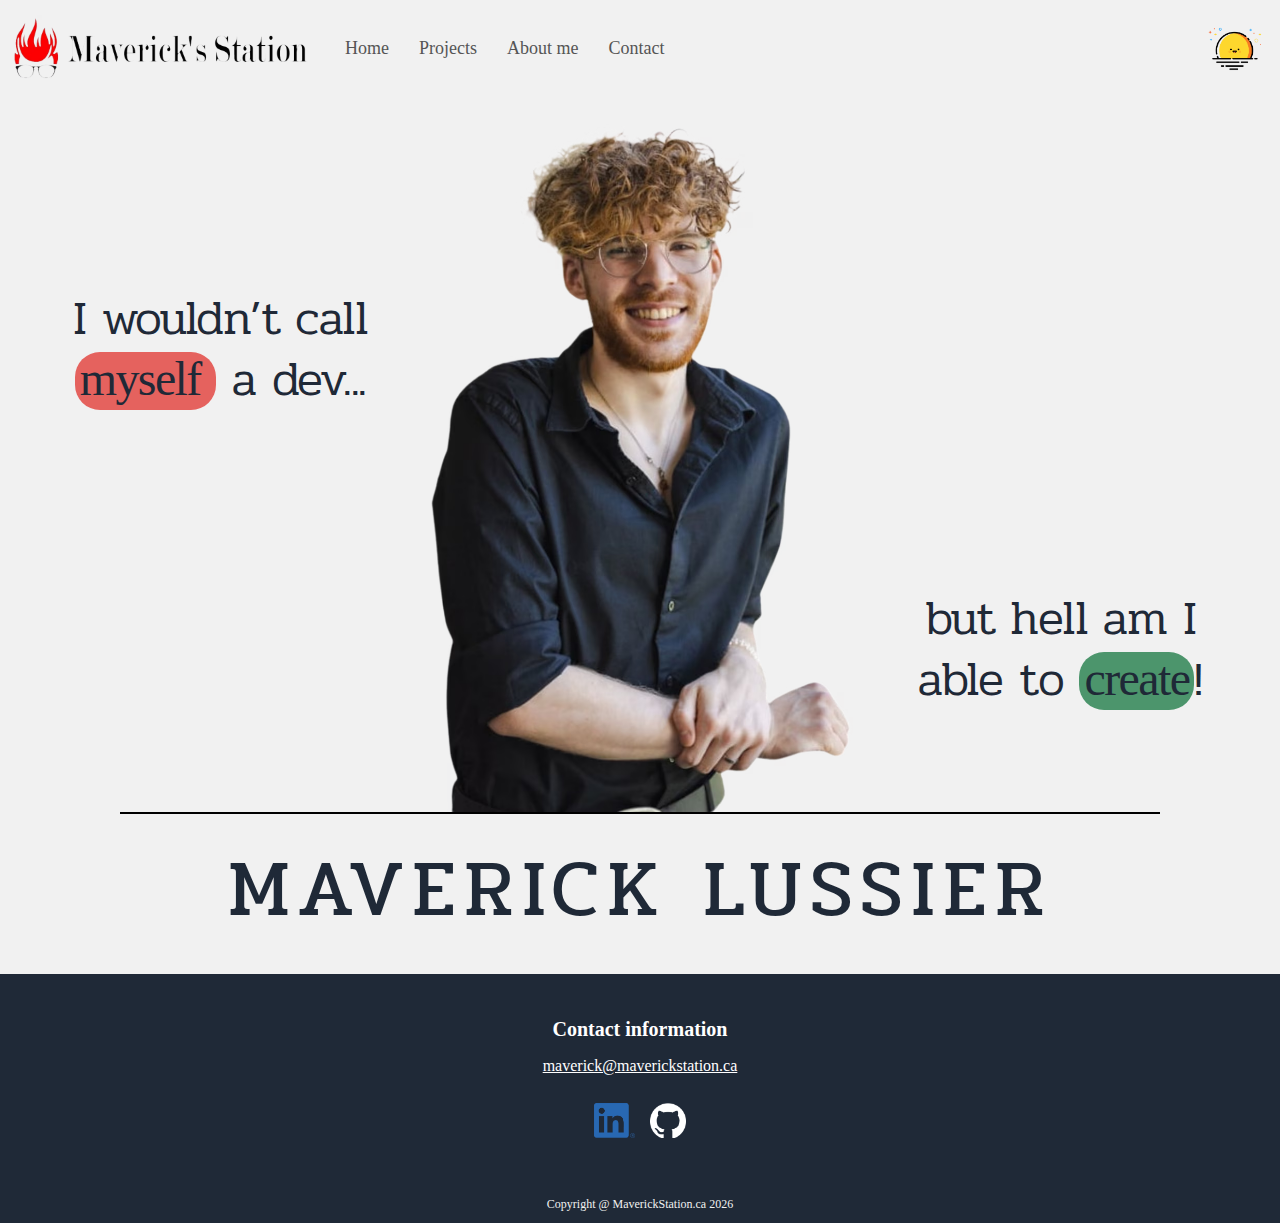
<file: index.html>
<!DOCTYPE html>
<html>

<head>
    <title>Maverick's Station</title>
    <link rel="icon" type="image/avif" href="images/favicon.avif">
    <meta name="author" content="Maverick Lussier">
    <meta name="keywords"
        content="Maverick Lussier, Maverick, Lussier, MaverickStation, Maverick Station, Maverick Lussier Portfolio, Maverick Lussier Projects, Maverick Lussier Contact, Maverick Lussier About Me">
    <meta name="description"
        content="Maverick Lussier's personal portfolio website where you can find his projects and learn more about his skills and experience!">
    <link rel="stylesheet" href="darkmode.css">
    <link rel="stylesheet" href="styles.css">
    <meta name="description" content="description">
    <meta lang="en" charset="UTF-8">
    <meta name="viewport" content="width=device-width, initial-scale=1.0">
    <meta name="googlebot" content="noindex, nofollow">
    <meta name="robots" content="noindex">
    <link rel="preconnect" href="https://fonts.googleapis.com">
    <link rel="preconnect" href="https://fonts.gstatic.com" crossorigin>
    <link href="https://fonts.googleapis.com/css2?family=Pridi:wght@200;300;400;500;600;700&display=swap"
        rel="stylesheet">   
    <script>(function (w, d, s, l, i) { w[l] = w[l] || []; w[l].push({ 'gtm.start': new Date().getTime(), event: 'gtm.js' }); var f = d.getElementsByTagName(s)[0], j = d.createElement(s), dl = l != 'dataLayer' ? '&l=' + l : ''; j.async = true; j.src = 'https://www.googletagmanager.com/gtm.js?id=' + i + dl; f.parentNode.insertBefore(j, f); })(window, document, 'script', 'dataLayer', 'GTM-K57DZNFK');</script>
</head>

<body>
    <noscript><iframe src="https://www.googletagmanager.com/ns.html?id=GTM-K57DZNFK" height="0" width="0"
            style="display:none;visibility:hidden"></iframe></noscript>
    <header class="mainHeader">
        <div class="logoTitle">
            <a href="https://maverickstation.ca/"><img id="logo" class="theme-image" data-light="images/newlogo.avif"
                    data-dark="images/dm-newlogo.avif" src="images/newlogo.avif" alt="Maverick Lussier"></a>
        </div>
        <nav class="listMenu" aria-label="Main Navigation">
            <a id="homeNav" href="https://maverickstation.ca/" aria-label="Home">Home</a>
            <a id="projectsNav" href="https://maverickstation.ca/projects" aria-label="Projects">Projects</a>
            <a id="aboutmeNav" href="https://maverickstation.ca/aboutme" aria-label="About me">About me</a>
            <a id="contactNav" href="#footer" aria-label="Contact">Contact</a>
            <div id="theme-toggle-mobile" class="theme-toggle mobile-only">
                <img src="images/sun-sunrise-svgrepo-com.avif" alt="Sun Icon" class="icon sun-icon" />
                <img src="images/man-on-the-moon-svgrepo-com.avif" alt="Moon Icon" class="icon moon-icon" />
            </div>
        </nav>
        <div class="header-right">
            <div id="theme-toggle" class="theme-toggle">
                <img src="images/sun-sunrise-svgrepo-com.avif" alt="Sun Icon - Indicates you're currently in Light Mode"
                    class="icon sun-icon" />
                <img src="images/man-on-the-moon-svgrepo-com.avif"
                    alt="Moon Icon - Indicates you're currently in Dark Mode" class="icon moon-icon" />
            </div>
        </div>
    </header>

    <section id="section">
        <div class="row">
            <div class="container">
                <div class="maverick">
                    <img src="images/maverick-torso.avif" alt="Maverick Lussier">
                </div>

                <p id="not-a-dev-desc" class="description">I wouldn’t call<br><span id="myselfCTA"
                        aria-label="Go to About me page"><a href="https://maverickstation.ca/aboutme">myself</a></span>
                    a dev...</p>
                <p id="i-make-stuff-desc" class="description">but hell am I able to <span id="createCTA"
                        aria-label="Go to Projects page"><a
                            href="https://maverickstation.ca/projects">create</a></span>!</p>
                <h1 class="title">MAVERICK LUSSIER</h1>
            </div>
        </div>
    </section>
    <footer id="footer">
        <div class="contact">
            <ul class="contactList">
                <li class="contactTitle">Contact information</li>
                <li class="contactInfo" aria-label="Email Address"><a
                        href="mailto:maverick.lussier@hotmail.com">maverick@maverickstation.ca</a></li>
            </ul>
            <div class="socials">
                <a href="https://www.linkedin.com/in/maverick-lussier-965498231/" target="_blank"><img
                        src="images/LinkedIn.avif" alt="LinkedIn profile"></a>
                <a href="https://github.com/Maverick015" target="_blank"><img src="images/dm-github.png"
                        alt="GitHub profile"></a>
            </div>
        </div>
        <div class="copyright">Copyright @ MaverickStation.ca <span id="spanYear"></span></div>

    </footer>
    <script>document.getElementById('spanYear').textContent = new Date().getFullYear();</script>
    <script src="darkmode.js" defer></script>
</body>

</html>
</file>
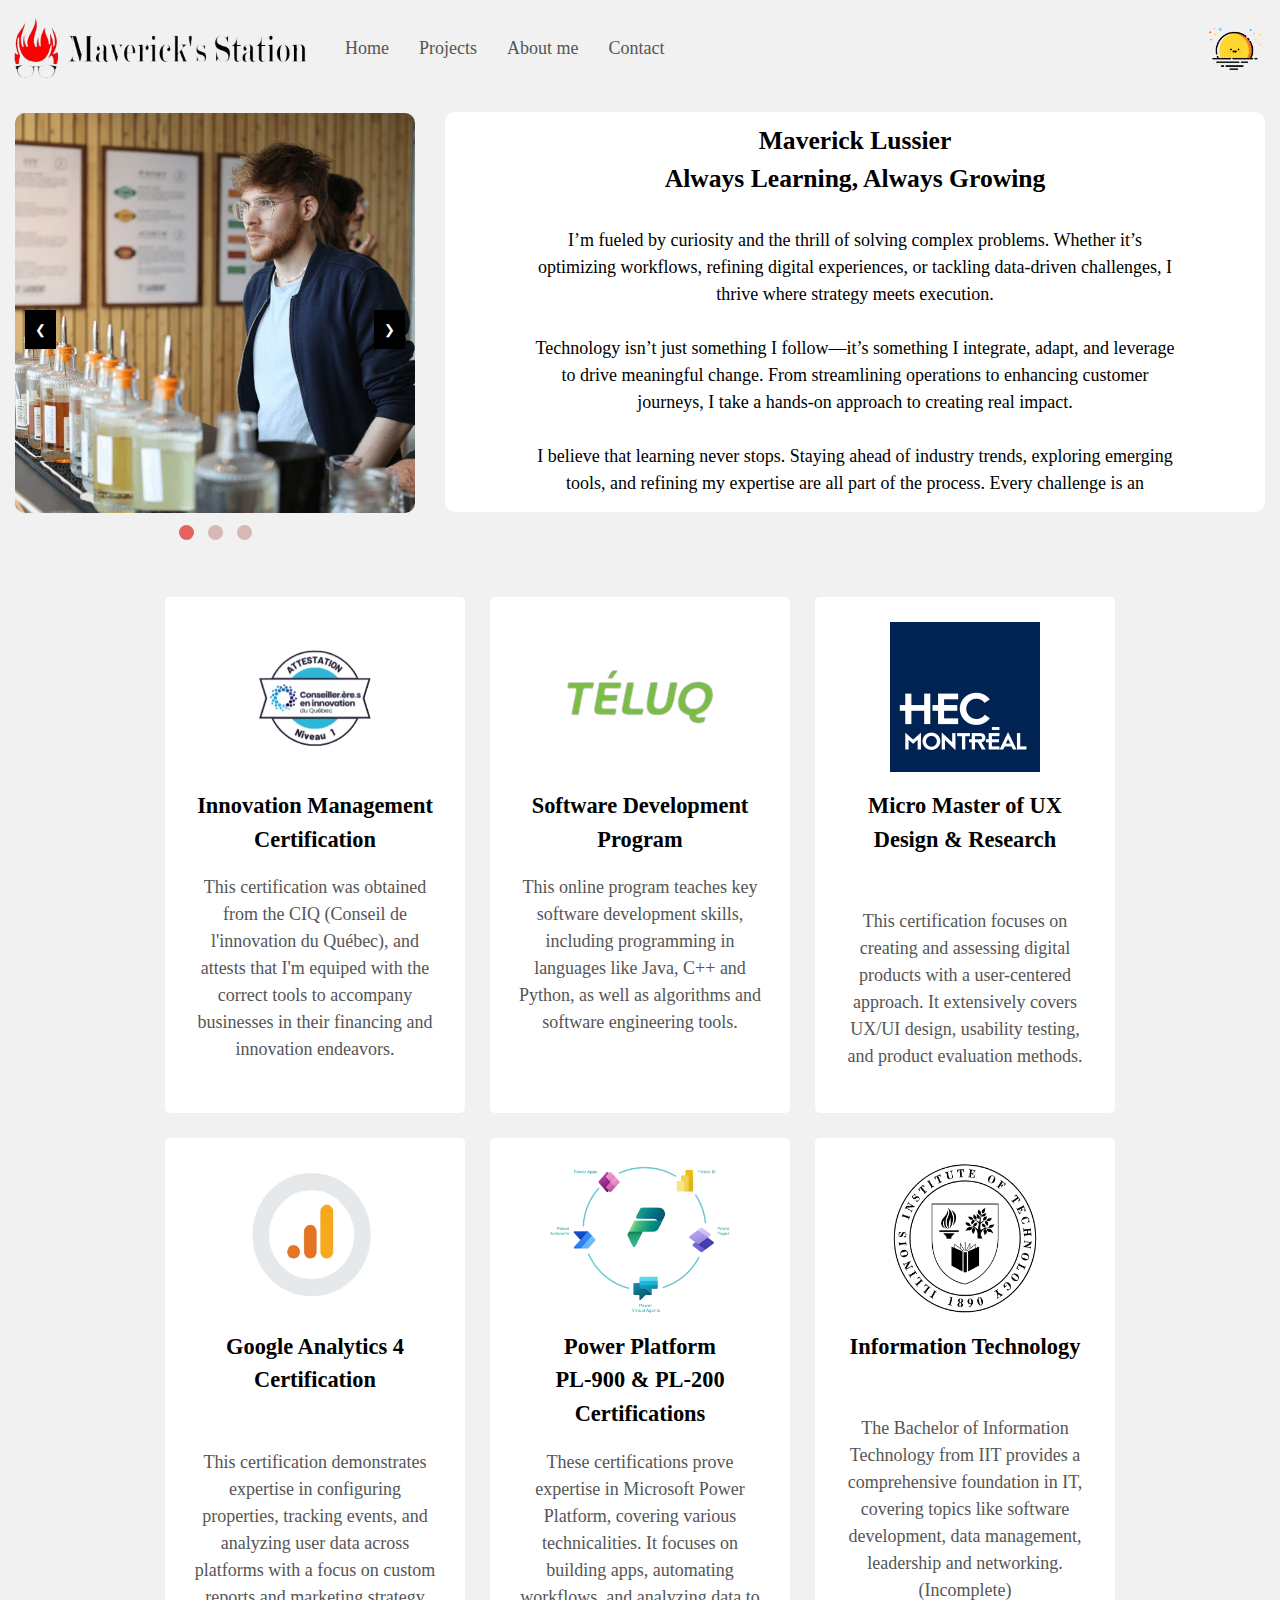
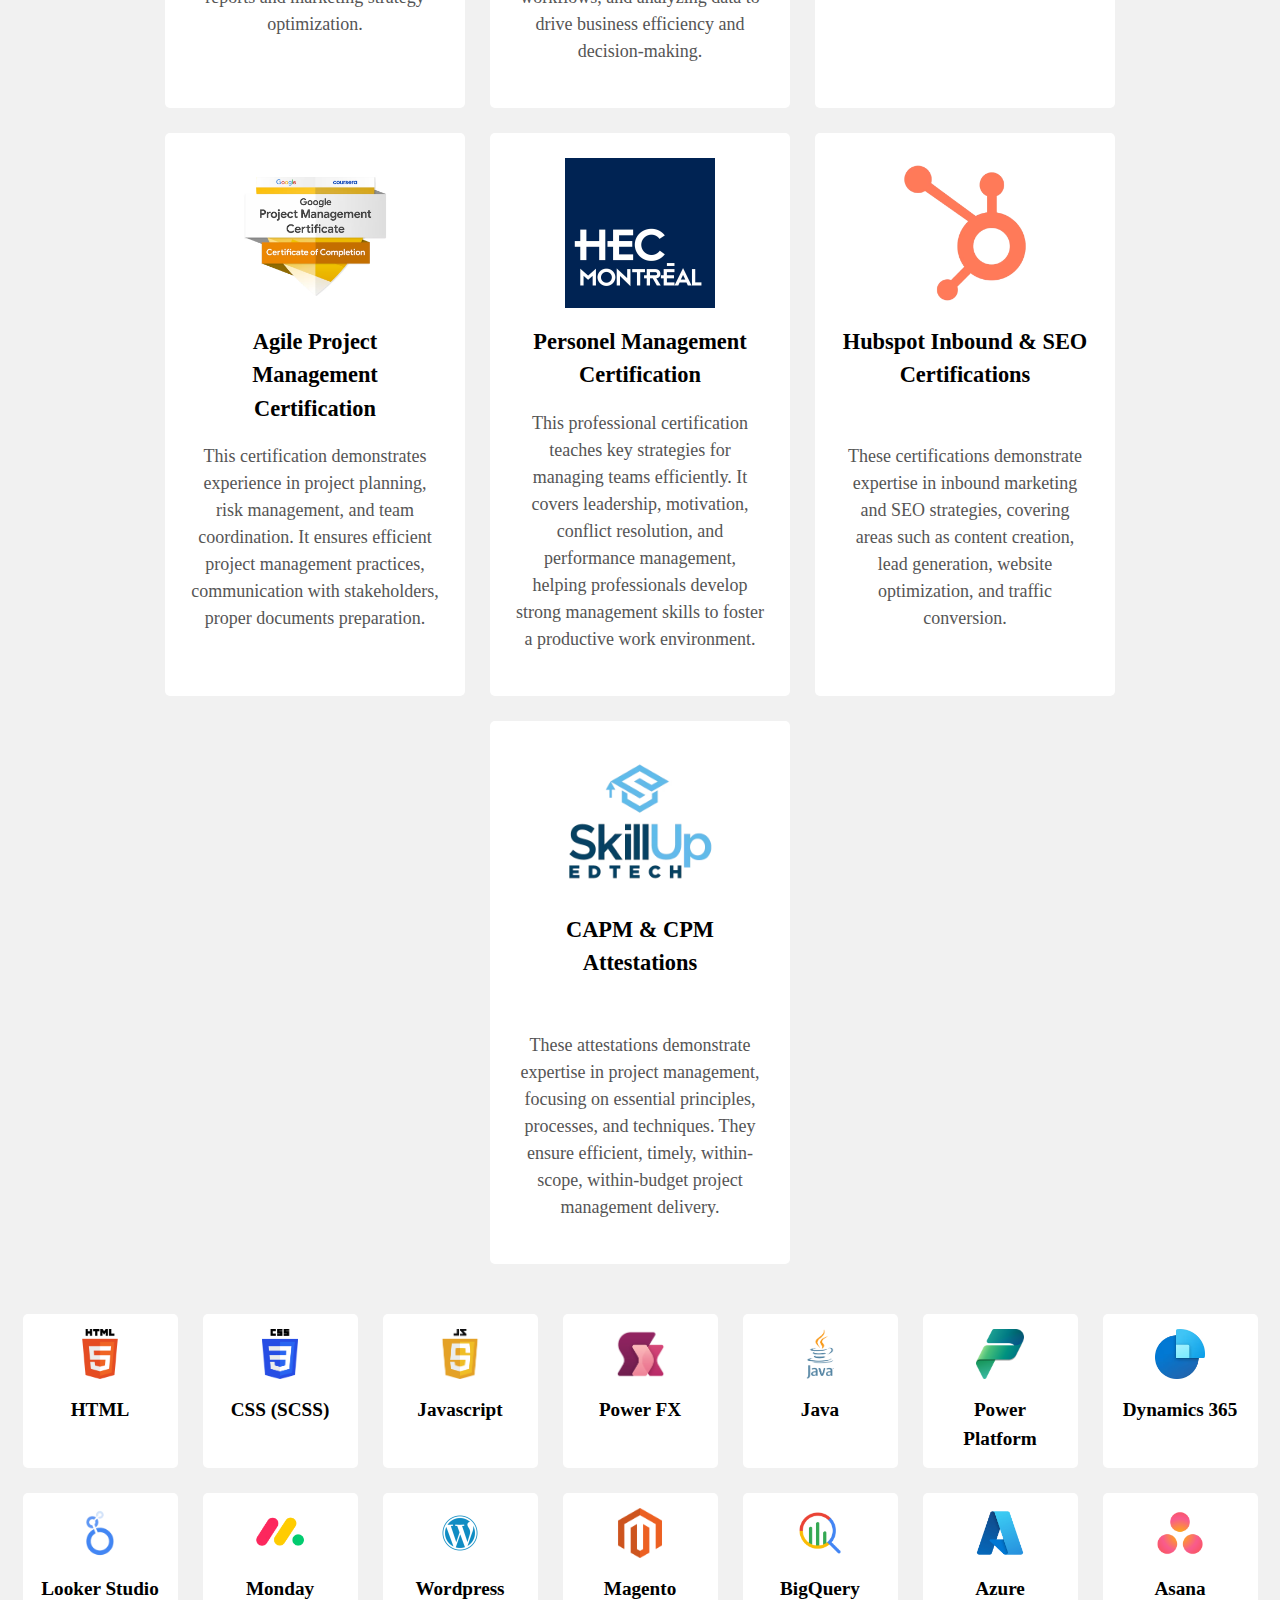
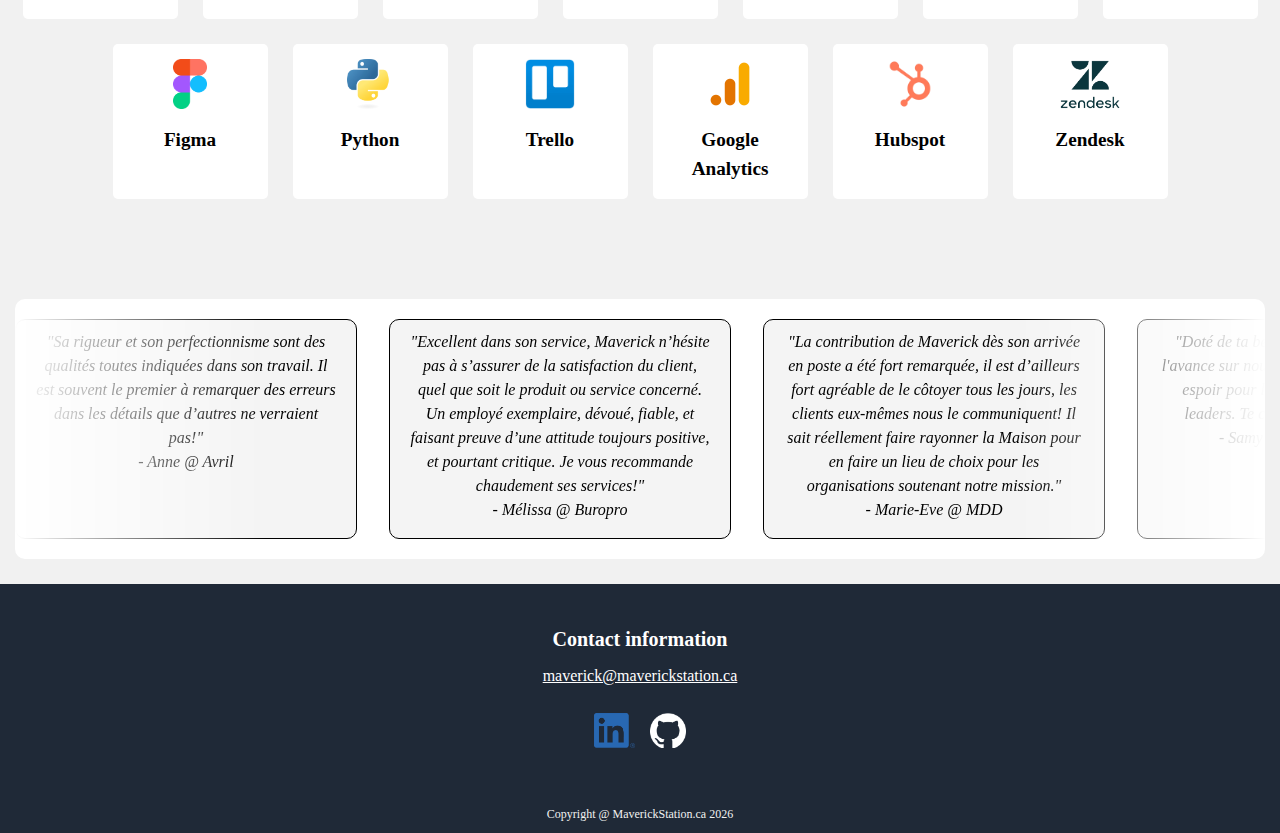
<file: aboutme/index.html>
<!DOCTYPE html>
<html>

<head>
    <title>About Maverick</title>
    <link rel="icon" type="image/avif" href="../images/favicon.avif">
    <meta charset="UTF-8">
    <meta name="viewport" content="width=device-width, initial-scale=1">
    <meta name="googlebot" content="noindex, nofollow">
    <meta name="robots" content="noindex">
    <link rel="stylesheet" href="aboutme.css">
    <link rel="stylesheet" href="../darkmode.css">
    <script>(function (w, d, s, l, i) { w[l] = w[l] || []; w[l].push({ 'gtm.start': new Date().getTime(), event: 'gtm.js' }); var f = d.getElementsByTagName(s)[0], j = d.createElement(s), dl = l != 'dataLayer' ? '&l=' + l : ''; j.async = true; j.src = 'https://www.googletagmanager.com/gtm.js?id=' + i + dl; f.parentNode.insertBefore(j, f); })(window, document, 'script', 'dataLayer', 'GTM-K57DZNFK');</script>
</head>

<body class="light-grey">
    <!-- Main Header -->
    <header class="mainHeader">
        <div class="logoTitle">
            <a href="https://maverickstation.ca/">
                <img id="logo" class="theme-image" data-light="../images/newlogo.avif"
                    data-dark="../images/dm-newlogo.avif" src="../images/newlogo.avif" alt="Maverick Lussier Portrait">
            </a>
        </div>
        <nav class="listMenu" aria-label="Main Navigation">
            <a id="homeNav" href="https://maverickstation.ca/" aria-label="Home">Home</a>
            <a id="projectsNav" href="https://maverickstation.ca/projects" aria-label="Projects">Projects</a>
            <a id="aboutmeNav" href="https://maverickstation.ca/aboutme" aria-label="About me">About me</a>
            <a id="contactNav" href="#footer" aria-label="Contact">Contact</a>
            <div id="theme-toggle-mobile" class="theme-toggle mobile-only">
                <img src="../images/sun-sunrise-svgrepo-com.avif" alt="Sun Icon" class="icon sun-icon" />
                <img src="../images/man-on-the-moon-svgrepo-com.avif" alt="Moon Icon" class="icon moon-icon" />
            </div>
        </nav>
        <div class="header-right">
            <div id="theme-toggle" class="theme-toggle">
                <img src="../images/sun-sunrise-svgrepo-com.avif" alt="Sun Icon" class="icon sun-icon" />
                <img src="../images/man-on-the-moon-svgrepo-com.avif" alt="Moon Icon" class="icon moon-icon" />
            </div>
        </div>
    </header>
    <div class="content-wrapper">
        <!-- About Me Container -->
        <div class="aboutMeContainer">
            <div class="slider-container">
                <div class="slider">
                    <div class="slide one"><img src="../images/distillerie-attentive.avif"
                            alt="Maverick Lussier in a distillerie"></div>
                    <div class="slide two"><img src="../images/wine-event-smiling.avif"
                            alt="Maverick Lussier at an SAQ event"></div>
                    <div class="slide three"><img src="../images/wine-event-speaking.avif"
                            alt="Maverick Lussier discussing with experts"></div>
                </div>
                <button class="prev">&#10094;</button>
                <button class="next">&#10095;</button>
                <div class="dots-container">
                    <span class="dot"></span>
                    <span class="dot"></span>
                    <span class="dot"></span>
                </div>
            </div>

            <div class="descriptionContainer cardWhite">
                <div class="personalityContainer">
                    <h2>Maverick Lussier<br>Always Learning, Always Growing</h2>
                    <p>I’m fueled by curiosity and the thrill of solving complex problems. Whether it’s optimizing
                        workflows, refining digital experiences, or tackling data-driven challenges, I thrive where
                        strategy meets execution.<br><br>
                        Technology isn’t just something I follow—it’s something I integrate, adapt, and leverage to
                        drive meaningful change. From streamlining operations to enhancing customer journeys, I take a
                        hands-on approach to creating real impact.<br><br>
                        I believe that learning never stops. Staying ahead of industry trends, exploring emerging tools,
                        and refining my expertise are all part of the process. Every challenge is an opportunity to push
                        limits, rethink the status quo, and build something better.<br><br>
                        If that sounds like the mindset you’re looking for, let’s connect. My contact info is just
                        below—looking forward to the conversation!
                    </p>
                </div>
            </div>
        </div>
        <!-- Certifications and Technostack -->
        <div class="cards">
            <div class="certifications">
                <div class="certificationsCard cardWhite">
                    <img src="../images/CIQ.avif" alt="Innovation Management Certification">
                    <h3>Innovation Management Certification</h4>
                        <p>This certification was obtained from the CIQ (Conseil de l'innovation du Québec), and
                            attests that I'm equiped with the correct tools to accompany businesses in their
                            financing and innovation endeavors.
                        </p>
                </div>
                <div class="certificationsCard cardWhite">
                    <img src="../images/TELUQ.avif" alt="Software Development Accelerated Program">
                    <h3>Software Development Program</h4>
                        <p>This online program teaches key software development skills, including programming in
                            languages like Java, C++ and Python, as well as algorithms and software engineering tools.
                        </p>
                </div>
                <div class="certificationsCard cardWhite">
                    <img src="../images/Logo_HEC_Montreal.avif" alt="Micro Master of UX Design & Research">
                    <h3>Micro Master of UX Design & Research<br><br></h4>
                        <p>This certification focuses on creating and assessing digital products with a user-centered approach. It
                            extensively covers UX/UI design, usability testing, and product evaluation methods.
                        </p>
                </div>
                <div class="certificationsCard cardWhite">
                    <img src="../images/GoogleAnalytics.avif" alt="Google Analytics 4 Certification">
                    <h3>Google Analytics 4 Certification <br><br></h4>
                        <p>This certification demonstrates expertise in configuring properties, tracking events, and
                            analyzing
                            user data across platforms with a focus on custom reports and marketing strategy
                            optimization.
                        </p>
                </div>
                <div class="certificationsCard cardWhite">
                    <img src="../images/Power-platform.avif" alt="Power Platform PL-900 & PL-200 Certifications">
                    <h3>Power Platform <br>PL-900 & PL-200 Certifications</h4>
                        <p>These certifications prove expertise in Microsoft Power Platform, covering various
                            technicalities.
                            It focuses on building apps, automating workflows, and analyzing data to drive business
                            efficiency and decision-making.
                        </p>
                </div>
                <div class="certificationsCard cardWhite">
                    <img class="theme-image" data-light="../images/IIT.avif" data-dark="../images/dm-IIT.avif"
                        src="../images/IIT.avif" alt="Information Technology">
                    <h3>Information Technology<br><br></h4>
                        <p>The Bachelor of Information Technology from IIT provides a comprehensive foundation in IT,
                            covering topics like software development, data management, leadership and networking.
                            (Incomplete)
                        </p>
                </div>
                <div class="certificationsCard cardWhite">
                    <img src="../images/google-project-management-certificate.2.avif"
                        alt="Agile Project Management Certification">
                    <h3>Agile Project Management Certification</h4>
                        <p>This certification demonstrates experience in project planning, risk management, and team
                            coordination. It ensures
                            efficient project management practices, communication with stakeholders, proper documents
                            preparation.
                        </p>
                </div>
                <div class="certificationsCard cardWhite">
                    <img src="../images/Logo_HEC_Montreal.avif" alt="Micro Master of UX Design & Research">
                    <h3>Personel Management Certification</h4>
                        <p>This professional certification teaches key strategies for managing teams efficiently. It covers leadership,
                            motivation, conflict resolution, and performance management, helping professionals develop strong management
                            skills to foster a productive work environment.
                        </p>
                </div>
                <div class="certificationsCard cardWhite">
                    <img src="../images/Hubspot.avif" alt="Hubspot Inbound & SEO Certifications">
                    <h3>Hubspot Inbound & SEO Certifications<br><br></h4>
                        <p>These certifications demonstrate expertise in inbound marketing and SEO strategies, covering
                            areas such as content creation, lead generation, website optimization, and traffic conversion.
                        </p>
                </div>
                <div class="certificationsCard cardWhite">
                    <img src="../images/skill-up.png" alt="CAPM & CPM Attestations">
                    <h3>CAPM & CPM Attestations <br><br></h4>
                        <p>These attestations demonstrate expertise in project management, focusing on essential
                            principles, processes, and techniques. They ensure efficient, timely, 
                            within-scope, within-budget project management delivery.
                        </p>
                </div>
            </div>
            <div class="technostack">
                <div class="technostackCard cardWhite">
                    <img src="../images/HTML5.avif" alt="HTML Logo">
                    <h4>HTML</h4>
                </div>
                <div class="technostackCard cardWhite">
                    <img src="../images/CSS3.png" alt="CSS3 Logo">
                    <h4>CSS (SCSS)</h4>
                </div>
                <div class="technostackCard cardWhite">
                    <img src="../images/JavaScript.png" alt="Javascript Logo">
                    <h4>Javascript</h4>
                </div>
                <div class="technostackCard cardWhite">
                    <img src="../images/Powerfx.avif" alt="Power FX Logo">
                    <h4>Power FX</h4>
                </div>
                <div class="technostackCard cardWhite">
                    <img src="../images/Java.avif" alt="Java Logo">
                    <h4>Java</h4>
                </div>
                <div class="technostackCard cardWhite">
                    <img src="../images/power-platform-logo.png" alt="Power Platform Logo">
                    <h4>Power Platform</h4>
                </div>
                <div class="technostackCard cardWhite">
                    <img src="../images/Microsoft_Dynamics_365_logo.avif" alt="Dynamics 365 Logo">
                    <h4>Dynamics 365</h4>
                </div>
                <div class="technostackCard cardWhite">
                    <img src="../images/Looker-studio.avif" alt="Looker Studio Logo">
                    <h4>Looker Studio</h4>
                </div>
                <div class="technostackCard cardWhite">
                    <img src="../images/monday-dot-com.avif" alt="Monday.com Logo">
                    <h4>Monday</h4>
                </div>
                <div class="technostackCard cardWhite">
                    <img src="../images/wordpress.png" alt="Wordpress Logo">
                    <h4>Wordpress</h4>
                </div>
                <div class="technostackCard cardWhite">
                    <img src="../images/magento.png" alt="Magento Logo">
                    <h4>Magento</h4>
                </div>
                <div class="technostackCard cardWhite">
                    <img src="../images/bigquery.png" alt="BigQuery Logo">
                    <h4>BigQuery</h4>
                </div>
                <div class="technostackCard cardWhite">
                    <img src="../images/azure.avif" alt="Azure Logo">
                    <h4>Azure</h4>
                </div>
                <div class="technostackCard cardWhite">
                    <img src="../images/asana.png" alt="Asana Logo">
                    <h4>Asana</h4>
                </div>
                <div class="technostackCard cardWhite">
                    <img src="../images/figma.avif" alt="Figma Logo">
                    <h4>Figma</h4>
                </div>
                <div class="technostackCard cardWhite">
                    <img src="../images/python.avif" alt="Python Logo">
                    <h4>Python</h4>
                </div>
                <div class="technostackCard cardWhite">
                    <img src="../images/trello.png" alt="Trello Logo">
                    <h4>Trello</h4>
                </div>
                <div class="technostackCard cardWhite">
                    <img src="../images/ga4.png" alt="Google Analytics 4 Logo">
                    <h4>Google Analytics</h4>
                </div>
                <div class="technostackCard cardWhite">
                    <img src="../images/Hubspot.avif" alt="Hubspot Logo">
                    <h4>Hubspot</h4>
                </div>
                <div class="technostackCard cardWhite">
                    <img class="theme-image" data-light="../images/zendesk.avif" data-dark="../images/dm-zendesk.avif"
                        src="../images/zendesk.avif" alt="Zendesk Logo">
                    <h4>Zendesk</h4>
                </div>
            </div>
        </div>
        <div class="testimonials cardWhite">
            <div class="testimonialContainer scroller cardWhite" data-speed="slow">
                <div class="testimonialScroller scroller__inner">
                    <div class="testimonial">"Sa rigueur et son perfectionnisme sont des qualités toutes indiquées dans
                        son travail. Il est souvent le premier à remarquer des erreurs dans les détails que d’autres ne
                        verraient pas!" <br>- Anne @ Avril </div>
                    <div class="testimonial">"Excellent dans son service, Maverick n’hésite pas à s’assurer de la
                        satisfaction du client, quel que soit le produit ou service concerné. Un employé exemplaire,
                        dévoué, fiable, et faisant preuve d’une attitude toujours positive, et pourtant critique. Je
                        vous recommande chaudement ses services!" <br>- Mélissa @ Buropro</div>
                    <div class="testimonial">"La contribution de Maverick dès son arrivée en poste a été fort remarquée,
                        il est d’ailleurs fort agréable de le côtoyer tous les jours, les clients eux-mêmes nous le
                        communiquent! Il sait réellement faire rayonner la Maison pour en faire un lieu de choix pour
                        les organisations soutenant notre mission." <br>- Marie-Eve @ MDD</div>
                    <div class="testimonial">"Doté de ta belle plume tu as déjà pris de l'avance sur nous tous, et tu me
                        donnes grand espoir pour la prochaine génération de leaders. Te côtoyer est un réel plaisir."
                        <br>- Samy @ SamyRabbat.com</div>
                    <div class="testimonial">"Maverick Lussier est un professionnel remarquable, animé par une ambition
                        sans limites et une soif insatiable d'apprendre. Son engagement envers son perfectionnement
                        constant est impressionnant; il ne se contente jamais de l'acquis, cherchant toujours à
                        repousser ses propres limites. Cette détermination à évoluer se reflète dans son travail, où il
                        excelle à transformer chaque expérience en une opportunité d'amélioration. Maverick ne cesse de
                        se développer, et sa capacité à absorber de nouvelles connaissances et à les appliquer de
                        manière innovante fait de lui un atout précieux pour toute équipe. Travailler à ses côtés est
                        une expérience enrichissante." <br>- Sarah @ MDD</div>
                    <div class="testimonial">"N'importe quel employeur serait chanceux de l'avoir. Je ne doute pas qu’il
                        réussira peu importe ce qu’il entreprend, Maverick possède de belles et rares qualités. En tout
                        cas, je suis contente de l'avoir eu comme collègue, et j’espère continuer à croiser son chemin!"
                        <br>- Marie-Ève @ MDD</div>
                    <div class="testimonial">"Apte à apprendre en continu, il sait communiquer rapidement les
                        problématiques et a d’ailleurs su en adresser plusieurs lors d’une période critique chez Avril."
                        <br>- Jonathan @ Avril</div>
                    <div class="testimonial">"Merci beaucoup Maverick! Tout le groupe a aimé son expérience et
                        l'environnement chaleureux que tu as créé." <br>- Hanya @ Cliente</div>
                    <div class="testimonial">"Je te remercie pour l’excellent service à la clientèle qui m’a été offert
                        lors des différents échanges téléphoniques effectués avec toi." <br>- Patricia @ Cliente</div>
                    <div class="testimonial">"L’événement s’est super bien déroulé et je crois que les participant.e.s
                        ont bien aimé ! 😊 Merci encore pour ton précieux soutien, c’était un réel plaisir de collaborer
                        avec toi." <br>- William @ Client</div>
                    <div class="testimonial">"Merci à Maverick pour l'attention portée à nos besoins et demandes, son
                        écoute, sa disponibilité et flexibilité. L'événement s'est bien déroulé, merci!" <br>- Maryse @
                        Cliente</div>
                    <div class="testimonial">"Notre événement s'est déroulé à merveille, merci pour ta proactivité et
                        ton superbe accueil!" <br>- Antsa @ Cliente</div>
                    <div class="testimonial">"Ton accueil est toujours aussi impeccable. Le résultat a été impeccable et
                        rien n'a retroussé!" <br>- Bruno @ Client</div>
                    <div class="testimonial">"Merci encore pour la qualité de nos échanges, ta gentillesse et ta
                        disponibilité. Cela a été un plaisir de collaborer ensemble." <br>- Julie @ Cliente</div>
                    <div class="testimonial">"J'ai lu plusieurs de tes articles, et tu es franchement talentueux
                        Maverick. Tu devrais devenir animateur de radio!" <br>- Roger @ Collaborateur</div>
                </div>
            </div>
        </div>
    </div>
    <footer id="footer">
        <div class="contact">
            <ul class="contactList">
                <li class="contactTitle">Contact information</li>
                <li class="contactInfo" aria-label="Email Address"><a
                        href="mailto:maverick.lussier@hotmail.com">maverick@maverickstation.ca</a></li>
            </ul>
            <div class="socials">
                <a href="https://www.linkedin.com/in/maverick-lussier-965498231/" target="_blank"><img
                        src="../images/LinkedIn.avif" alt="LinkedIn profile"></a>
                <a href="https://github.com/Maverick015" target="_blank"><img src="../images/dm-github.png"
                        alt="GitHub profile"></a>
            </div>
        </div>
        <div class="copyright">Copyright @ MaverickStation.ca <span id="spanYear"></span></div>

    </footer>
    <script>document.getElementById('spanYear').textContent = new Date().getFullYear();</script>
    <script src="../darkmode.js" defer></script>
    <script src="aboutme.js" defer></script>

</body>

</html>
</file>
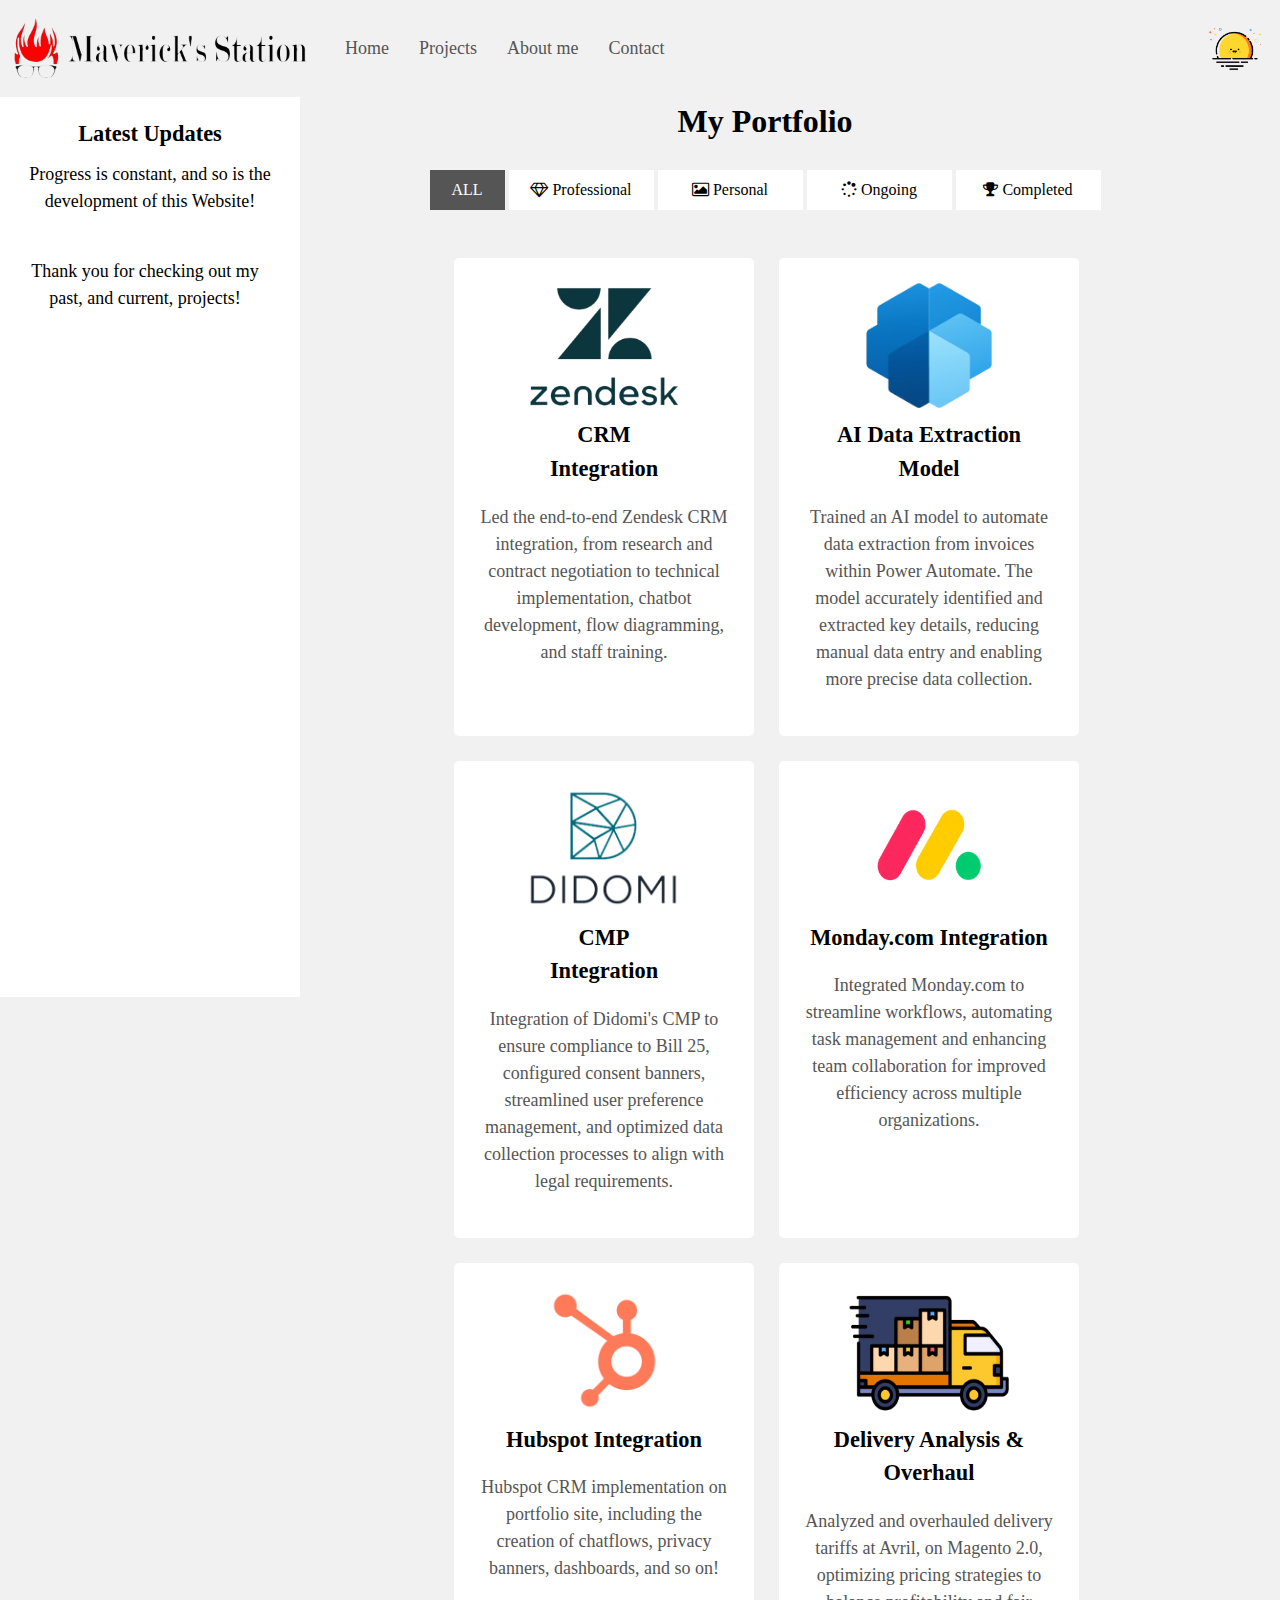
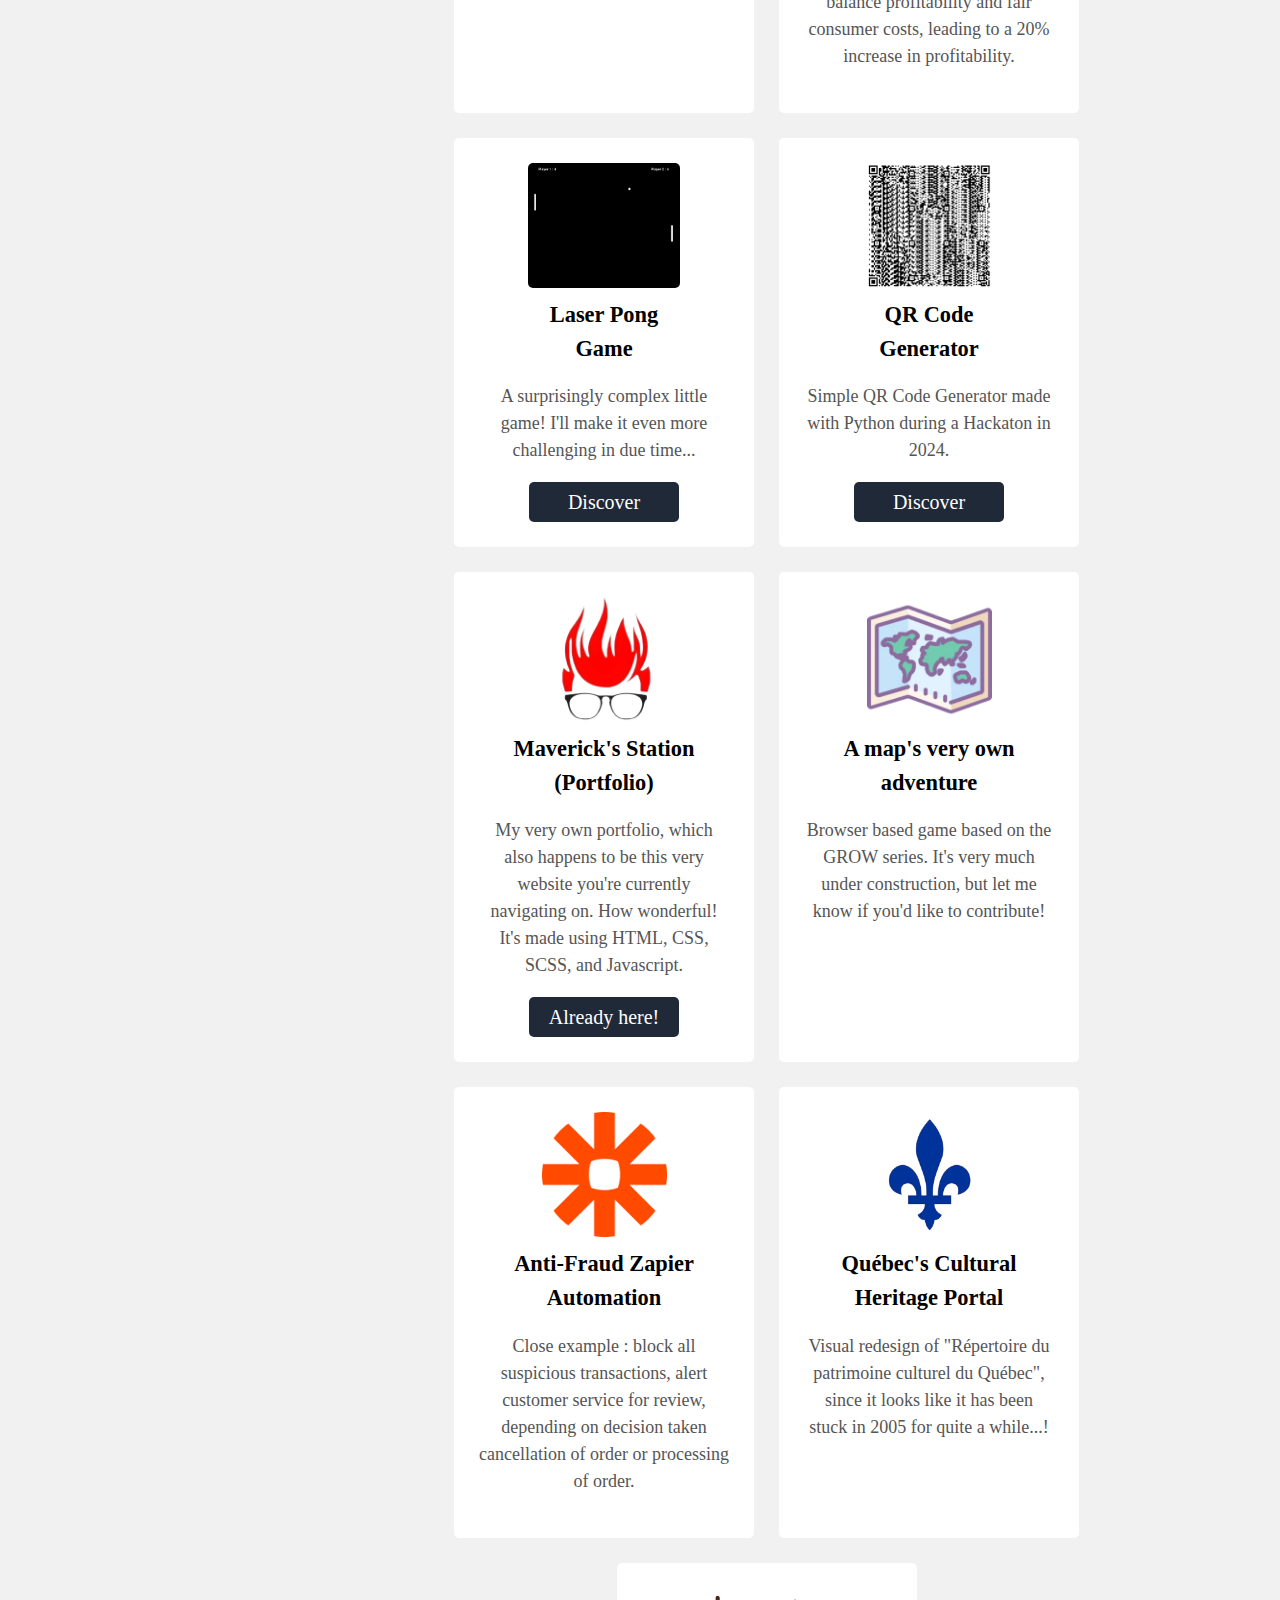
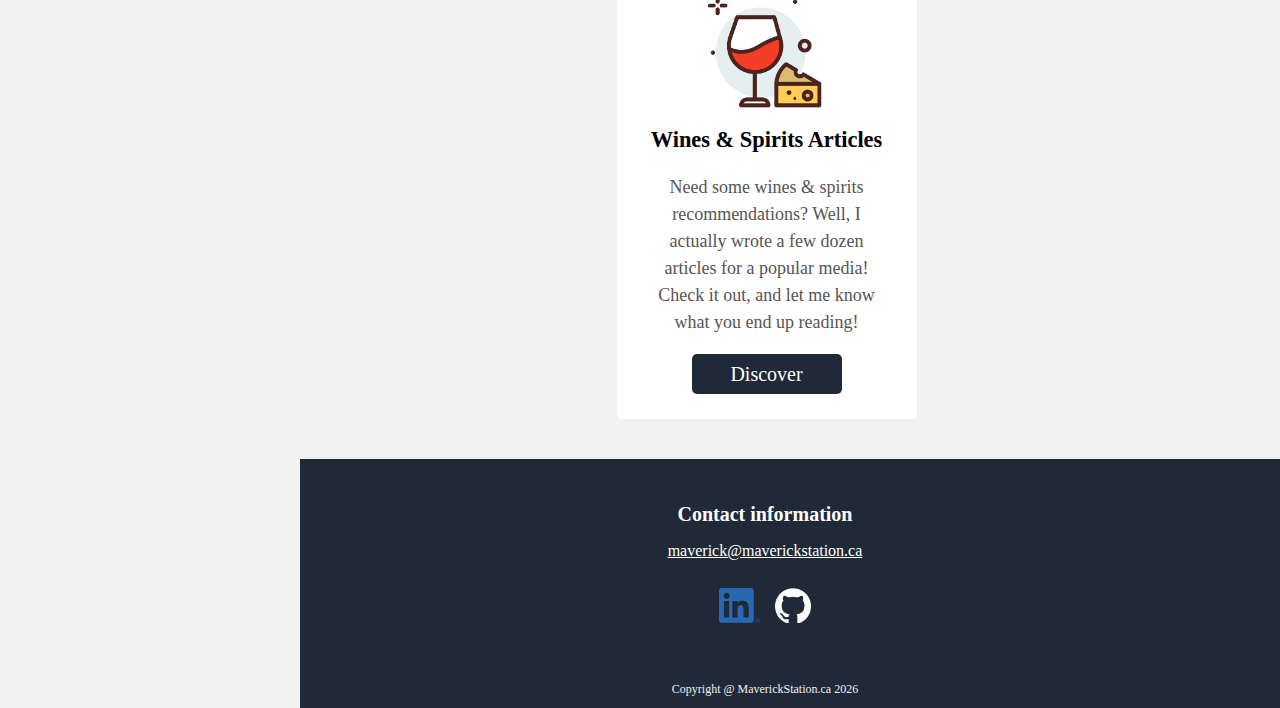
<file: projects/index.html>
<!DOCTYPE html>
<html>

<head>
    <title>Projects Porftolio</title>
    <link rel="icon" type="image/avif" href="../images/favicon.avif">
    <meta charset="UTF-8">
    <meta name="viewport" content="width=device-width, initial-scale=1">
    <meta name="googlebot" content="noindex, nofollow">
    <meta name="robots" content="noindex">
    <link rel="stylesheet" href="projects.css">
    <link rel="stylesheet" href="../darkmode.css">
    <link rel="stylesheet" href="https://cdnjs.cloudflare.com/ajax/libs/font-awesome/4.7.0/css/font-awesome.min.css">
    <script>(function (w, d, s, l, i) {w[l] = w[l] || []; w[l].push({'gtm.start':new Date().getTime(), event: 'gtm.js'}); var f = d.getElementsByTagName(s)[0],j = d.createElement(s), dl = l != 'dataLayer' ? '&l=' + l : ''; j.async = true; j.src ='https://www.googletagmanager.com/gtm.js?id=' + i + dl; f.parentNode.insertBefore(j, f);})(window, document, 'script', 'dataLayer', 'GTM-K57DZNFK');</script>
</head>

<body class="light-grey">
    <script src="projects.js"></script>

    <!-- Main Header -->

    <header class="mainHeader">
        <div class="logoTitle">
            <a href="https://maverickstation.ca/"><img id="logo" class="theme-image" data-light="../images/newlogo.avif"
                    data-dark="../images/dm-newlogo.avif" src="../images/newlogo.avif" alt="Maverick Lussier"></a>
        </div>
        <nav class="listMenu" aria-label="Main Navigation">
            <a id="homeNav" href="https://maverickstation.ca/" aria-label="Home">Home</a>
            <a id="projectsNav" href="https://maverickstation.ca/projects" aria-label="Projects">Projects</a>
            <a id="aboutmeNav" href="https://maverickstation.ca/aboutme" aria-label="About me">About me</a>
            <a id="contactNav" href="#footer" aria-label="Contact">Contact</a>
            <div id="theme-toggle-mobile" class="theme-toggle mobile-only">
                <img src="../images/sun-sunrise-svgrepo-com.avif" alt="Sun Icon" class="icon sun-icon" />
                <img src="../images/man-on-the-moon-svgrepo-com.avif" alt="Moon Icon" class="icon moon-icon" />
            </div>
        </nav>
        <div class="header-right">
            <div id="theme-toggle" class="theme-toggle">
                <img src="../images/sun-sunrise-svgrepo-com.avif" alt="Sun Icon" class="icon sun-icon" />
                <img src="../images/man-on-the-moon-svgrepo-com.avif" alt="Moon Icon" class="icon moon-icon" />
            </div>
        </div>
    </header>

    <!-- Sidebar/menu -->
    <div class="content-wrapper">
    <nav class="sidebar collapse white" style="z-index:3;width:300px;" id="mySidebar">
        <div class="sidebar-container">
            <div class="bar-block">
                <h3> Latest Updates</h4>
                <p id="sidebarDesc">Progress is constant, and so is the development of this Website!</p>
                <ul id="commitHistory">
                    <!-- Commits show up here <li> items -->
                </ul>
            </div>
            
        </div>
        <p id="thanks">Thank you for checking out my past, and current, projects!</p>
    </nav>

    <!-- Overlay effect when opening sidebar on small screens -->

    <div class="overlay hide-large animate-opacity" onclick="ms_close()" style="cursor:pointer" title="close side menu"
        id="myOverlay">
    </div>

    <!-- PAGE CONTENT -->
    <div class="main">

        <!-- Header -->
        <header id="portfolioHeader">
            <span class="button hide-large hover-text-grey" onclick="ms_open()"><i
                    class="fa fa-bars"></i></span>
            <div class="container">
                <h1 class="portfolioTitle"><b>My Portfolio</b></h1>
                <div class="section bottombar padding-16">
                    <div id="buttonSection">
                        <button class="filterButton active all-selector white" onclick="filterSelection('ALL')">  ALL</button>
                        <button class="filterButton white" onclick="filterSelection('Professional')"><i
                                class="fa fa-diamond margin-right"></i>  Professional</button>
                        <button class="filterButton white" onclick="filterSelection('Personal')"><i
                                class="fa fa-photo margin-right"></i>  Personal</button>
                        <button class="filterButton white" onclick="filterSelection('Ongoing')"><i
                                class="fa fa-spinner margin-right"></i>  Ongoing</button>
                        <button class="filterButton white" onclick="filterSelection('Completed')"><i
                                class="fa fa-trophy margin-right"></i>  Completed</button>
                    </div>
                </div>
            </div>
        </header>

        <!-- Projects Grid-->

        <div id="cardContainer">
            <div class="cards">
                <div class="cardWhite cardFilter" id="Professional Completed">
                    <img class="theme-image" data-light="../images/zendesk.avif" data-dark="../images/dm-zendesk.avif"
                        src="../images/zendesk.avif" alt="Zendesk Integration">
                    <h3>CRM <br>Integration</h3>
                    <p>Led the end-to-end Zendesk CRM integration, from research and contract negotiation to technical
                        implementation, chatbot development, flow diagramming, and staff training.</p>
                </div>
                <div class="cardWhite cardFilter" id="Professional Completed">
                    <img src="../images/microsoft-AI-Builder-icon.avif" alt="AI Data Extraction Model">
                    <h3>AI Data Extraction Model</h3>
                    <p>Trained an AI model to automate data extraction from invoices within Power Automate. The model
                        accurately identified and extracted key details, reducing manual data
                        entry and enabling more precise data collection.</p>
                </div>
                <div class="cardWhite cardFilter" id="Professional Completed">
                    <img src="../images/logo-didomi-1.avif" alt="Consent Management Platform Integration">
                    <h3>CMP <br>Integration</h3>
                    <p>Integration of Didomi's CMP to ensure compliance to Bill 25, configured consent banners,
                        streamlined user preference management, and optimized data collection processes to align with
                        legal requirements.</p>
                </div>
                <div class="cardWhite cardFilter" id="Professional Completed">
                    <img src="../images/monday-dot-com.avif" alt="Monday.com Platform Integration">
                    <h3>Monday.com Integration</h3>
                    <p>Integrated Monday.com to streamline workflows, automating task management and enhancing team
                        collaboration for improved efficiency across multiple organizations.</p>
                </div>
                <div class="cardWhite cardFilter" id="Professional Completed">
                    <img src="../images/Hubspot.avif" alt="Hubspot Integration">
                    <h3>Hubspot Integration</h3>
                    <p>Hubspot CRM implementation on portfolio site, including the creation of chatflows, privacy banners, 
                        dashboards, and so on!
                    </p>
                </div>
                <div class="cardWhite cardFilter" id="Professional Completed">
                    <img src="../images/delivery.avif" alt="Delivery Analysis & Overhaul">
                    <h3>Delivery Analysis & Overhaul</h3>
                    <p>Analyzed and overhauled delivery tariffs at Avril, on Magento 2.0, optimizing pricing strategies
                        to balance profitability and fair consumer costs, leading to a 20% increase in profitability.
                    </p>
                </div>
                <div class="cardWhite cardFilter" id="Personal Completed">
                    <img src="../images/Pong_game.avif" alt="Laser Pong game">
                    <h3>Laser Pong <br>Game</h3>
                    <p>A surprisingly complex little game! I'll make it even more challenging in due time...</p>
                    <button class="discover"><a href="https://github.com/Maverick015/laser-pong-game" target="_blank">Discover</a></button>
                </div>
                <div class="cardWhite cardFilter" id="Personal Completed">
                    <img src="../images/qr-code.png" alt="QR Code Generator">
                    <h3>QR Code <br>Generator</h3>
                    <p>Simple QR Code Generator made with Python during a Hackaton in 2024.</p>
                    <button class="discover"><a href="https://github.com/Maverick015/qr_code_generator" target="_blank">Discover</a></button>
                </div>
                <div class="cardWhite cardFilter" id="Personal Ongoing">
                    <img class="theme-image" data-light="../images/favicon.avif" data-dark="../images/dm-favicon.avif"
                        src="../images/favicon.avif" alt="What an amazing Website you're already on eh?">
                    <h3>Maverick's Station (Portfolio)</h3>
                    <p>My very own portfolio, which also happens to be this very website you're currently navigating on. How wonderful! It's made using HTML, CSS, SCSS, and Javascript.</p>
                    <button class="discover"><a href="https://maverickstation.ca/projects/">Already here! </a></button>
                </div>
                <div class="cardWhite cardFilter" id="Personal Ongoing">
                    <img src="../images/map.avif" alt="A map's adventure">
                    <h3>A map's very own adventure</h3>
                    <p>Browser based game based on the GROW series. It's very much under construction, but let me know
                        if you'd like to contribute!</p>
                </div>
                <div class="cardWhite cardFilter" id="Professional Completed">
                    <img src="../images/zapier-logo-png-transparent.avif" alt="Anti-Fraud Zapier Automation">
                    <h3>Anti-Fraud Zapier Automation</h3>
                    <p>Close example : block all suspicious transactions, alert customer service for review, depending on decision taken cancellation of order or processing of order.</p>
                </div>
                <div class="cardWhite cardFilter" id="Personal Ongoing">
                    <img src="../images/fleur-de-lis.avif" alt="Updating the Quebec Governement">
                    <h3>Québec's Cultural Heritage Portal</h3>
                    <p>Visual redesign of "Répertoire du patrimoine culturel du Québec", since it looks like it has been
                        stuck in 2005 for quite a while...!</p>
                </div>
                <div class="cardWhite cardFilter" id="Professional Completed">
                    <img src="../images/wine.avif" alt="Wines & Spirits Articles">
                    <h3>Wines & Spirits Articles</h3>
                    <p>Need some wines & spirits recommendations? Well, I actually wrote a few dozen articles for a
                        popular media! Check it out, and let me know what you end up reading!</p>
                    <button class="discover"><a href="https://www.samyrabbat.com/chroniqueurs/maverick-lussier/" target="_blank">Discover</a></button>
                </div>
            </div>
        </div>
    </div>
</div>
    <footer id="footer">
        <div class="contact">
            <ul class="contactList">
                <li class="contactTitle">Contact information</li>
                <li class="contactInfo" aria-label="Email Address"><a
                        href="mailto:maverick.lussier@hotmail.com">maverick@maverickstation.ca</a></li>
            </ul>
            <div class="socials">
                <a href="https://www.linkedin.com/in/maverick-lussier-965498231/" target="_blank"><img
                        src="../images/LinkedIn.avif" alt="LinkedIn profile"></a>
                <a href="https://github.com/Maverick015" target="_blank"><img src="../images/dm-github.png"
                        alt="GitHub profile"></a>
            </div>
            <div class="copyright">Copyright @ MaverickStation.ca <span id="spanYear"></span></div>
        </div>
    </footer>
    <script>document.getElementById('spanYear').textContent = new Date().getFullYear();</script>
    <script src="../darkmode.js" defer></script>
</body>

</html>
</file>
<file: darkmode.css>
/* Colors */
:root {
--dm-bg: #22203A !important; /* Dark Mode Background */
--dm-surface: #2E2B50 !important; /* Surface Elements (cards, containers) */
--dm-layer: #28A79F !important; /* Surface Elements (cards, containers) */
--dm-text-primary: #EDEDF7 !important; /* Primary Text (titles, headings) */
--dm-text-secondary: #B8B5D6 !important; /* Secondary Text (subtext, descriptions) */
--dm-accent: #9893DA !important; /* Accent (buttons, highlights) */}

/* Theme Toggle Styling */
.theme-toggle {
position: relative;
width: 60px;
height: 60px;
cursor: pointer;
margin-right: 15px;
}

.theme-toggle .icon {
position: absolute;
width: 100%;
height: 100%;
transition: opacity 1.5s ease-in-out;
}
.theme-toggle .moon-icon { opacity: 0; }

#theme-toggle-mobile img{padding-left: 16px;}
.theme-toggle, .sidebar-container {
outline: none !important;
box-shadow: none !important;
-webkit-tap-highlight-color: transparent;
user-select: none;
-webkit-user-select: none;
-moz-user-select: none;
-ms-user-select: none;
}

/* DARK MODE - Applied to everything inside body.dark-mode */
body.dark-mode,
body.dark-mode .mainHeader , 
body.dark-mode .portfolioTitle, 
body.dark-mode #section,
body.dark-mode .commit-container{
background: var(--dm-bg);
color: var(--dm-text-primary);
}

/* Secondary background color */
body.dark-mode .sidebar,
body.dark-mode .cardWhite,
body.dark-mode .discover,
body.dark-mode .filterButton {
background: var(--dm-surface);
}

/* Dark Mode for all key elements */
body.dark-mode .sidebar-container h4,
body.dark-mode .bar-item,
body.dark-mode .filterButton,
body.dark-mode .cardWhite h1,
body.dark-mode .cardWhite h2,
body.dark-mode .cardWhite h3,
body.dark-mode .cardWhite h4,
body.dark-mode .cardWhite p,
body.dark-mode #section h1,
body.dark-mode .listMenu a,
body.dark-mode .bar-block h3,
body.dark-mode .commit-title {
color: var(--dm-text-primary);
}

/* Secondary text color for descriptions */
body.dark-mode .cardWhite p,
body.dark-mode .sidebar-container p,
body.dark-mode #section p,
body.dark-mode,
body.dark-mode .commit-desc,
body.dark-mode  #thanks  {
color: var(--dm-text-secondary);
}



/* Accent color for interactive elements */
body.dark-mode .cardWhite p::-webkit-scrollbar-thumb,
body.dark-mode .testimonial::-webkit-scrollbar-thumb,
body.dark-mode .certificationsCard p::-webkit-scrollbar-thumb,
body.dark-mode .personalityContainer p::-webkit-scrollbar-thumb,
body.dark-mode .sidebar-container::-webkit-scrollbar-thumb{
background: var(--dm-accent);
}

/* Buttons */
body.dark-mode .discover {
background: var(--dm-accent);
color: var(--dm-text-primary);
border-color: var(--dm-accent);
}

body.dark-mode #createCTA, body.dark-mode #projectsNav:hover{
    background-color: #b5d6b8 ;
}

body.dark-mode #myselfCTA, body.dark-mode #aboutmeNav:hover{
    background-color: #d6b8b5 ;
}

/* Special */

body.dark-mode .title {
    border-color: white;
}

body.dark-mode .commit-container{background-color: rgb(66, 62, 114);
}

body.dark-mode .commit-container::after {background: linear-gradient(to bottom, rgba(0, 0, 0, 0), rgba(66, 62, 114, 1))
}
</file>
<file: styles.css>
html{background-color:var(--light-gray);height: 100%;}
body{margin: 0;min-height: 100vh;display: flex;flex-direction: column;}

/* Fonts */
* {font-family: Georgia, 'Times New Roman', Times, serif;line-height: 1.5;}  
h1 { font-size: clamp(1.75rem, 2.5vw, 2.25rem); margin: 0; } /* ≈ 28px to 36px */
h2 { font-size: clamp(1.5rem, 2vw, 2rem); margin: 0; } /* ≈ 24px to 32px */
h3 { font-size: clamp(1.25rem, 1.75vw, 1.5rem); margin: 10px 0 0; } /* ≈ 20px to 24px */
h4 { font-size: clamp(1.1rem, 1.5vw, 1.4rem); margin: 10px 0 0; } /* ≈ 18px to 22px */
p { font-size: 1.125rem; } /* ≈ 18px */

:root{
--footer-bg: #1f2937;
--black:#000;
--white:#fff;
--gray:#555;
--light-gray:#f1f1f1;
--aboutme-color:#E5625E;
--projects-color:#4c956c;
}

/* Main Header */
.mainHeader{z-index: 10;}
.logoTitle,.logoTitle a,#logo{height: 67px; max-width: 300px; display: flex; gap: 10px; flex-wrap: wrap; align-items: center; }
.listMenu{ display: flex; justify-content: center; align-items: center; flex-wrap: wrap; text-align: center; min-width: 0; }
.listMenu a{ font-size: 18px; padding: 15px; text-decoration: none; color: var(--gray); }

#aboutmeNav:hover{border-radius: 25px;background-color:#E5625E;padding:5px 15px 5px 15px;text-decoration: none;color:var(--footer-bg);}
#projectsNav:hover{border-radius: 25px;background-color:#4c956c;padding:5px 15px 5px 15px;text-decoration: none;color:var(--footer-bg);}

nav{display:flex; background-color:inherit; }
.header-right{ margin-left: auto; }
.mobile-only{display: none;}

@media (min-width:993px){
        .mainHeader{display: flex;flex-wrap: wrap;gap: 20px;align-items: center;
                background-color: var(--light-gray);padding:15px 0px 15px 10px;position: sticky;top: 0;}}

@media (max-width:992.99px) {
        .mainHeader {display: flex;flex-wrap: wrap;gap: 20px;align-items: center;
                justify-content: center;background-color: var(--light-gray);padding: 15px 0;position: sticky;top: 0;}
        .header-right{display: none;}
        .mobile-only {display: flex;}}

@media (max-width:420.99px) {
        .mobile-only {display: flex;}
        .listMenu{padding: 0px 25px 0px 25px;}}

/* Section styles */
#section {flex:1;display:flex;flex-direction:column;line-height: 0.5 !important;color: var(--black);background-color: var(--light-gray);margin-bottom: 25px;text-align: center;}
#section img {padding-top: 15px;margin: 0 15px;margin-bottom: -7px;}
.container {margin: 0 auto;position: relative;max-width: 1040px;width: 90%;}
.title {color: var(--footer-bg);padding-top: 15px;letter-spacing: 0.5rem;border-top: solid 2.5px var(--black);font-size: clamp(2.5rem, 5rem, 7rem);font-family: "Pridi", serif;font-weight: 400;}
.description {position: absolute;width: 300px;height: fit-content;}
#not-a-dev-desc,#i-make-stuff-desc {color: var(--footer-bg);font: normal normal 300 clamp(1.5rem, 3rem, 5rem) "Pridi";letter-spacing: -0.1rem;line-height: 1.0;max-height: 200px;}
#not-a-dev-desc {top: 150px;left: -50px;}    
#i-make-stuff-desc {top: 450px;right: -50px;}

/* CTA Buttons */
#myselfCTA {border-radius: 25px;background-color:#E5625E;padding:0 15px 5px 5px;}
#myselfCTA a {text-decoration: none;color:var(--footer-bg);}

#createCTA {border-radius: 25px;background-color:#4c956c;padding:0 5px 5px 5px;}
#createCTA a {text-decoration: none;color:var(--footer-bg);}

/* Large Screens (Desktops) */
@media (min-width: 1200px) {
#section img {height: 700px;}
.container {max-width: 1040px;}
}

/* Medium Screens (Laptops & Tablets) */
@media (max-width: 1199.99px) {
#section img {height: 700px;}
.container {max-width: 850px;}
.footer{position:relative;bottom:0;width:100%}
#not-a-dev-desc {top: 150px;left: -70px;}    
#i-make-stuff-desc {top: 450px;right: -70px;}
}

/* Tablets & Smaller Laptops */
@media (max-width: 992.99px) {
#section img {height: 500px;}
.container {width: 90%;max-width: 850px;}
#not-a-dev-desc,#i-make-stuff-desc {display: none;}
}

/* Mobile Screens */
@media (max-width: 500px) {
#section{width: auto;}#section img {height: 400px;}

.container {max-width: fit-content;padding: 0 15px;}
.title{font-size: 15vw;}
#not-a-dev-desc,#i-make-stuff-desc {display: none;}
}

/* Footer */
#footer {padding: 40px 0 10px 0;margin-top: auto;width:100%;background: var(--footer-bg);text-align: center;color: var(--white);}
.contactList {margin: 0;padding: 0;list-style-type: none;}
.contactTitle {font-size: 20px;font-weight: bold;}
.contactInfo {padding-top: 10px;}
li.contactInfo a{color: var(--white);}
.socials {display: flex;justify-content: center;align-items: center;gap: 15px;padding-top: 25px;}
.socials img {width: auto;height: 35px;}
.copyright {color: var(--light-gray);margin: 0;padding: 50px 0 0 0;text-align: center;font-size: 12px;}
</file>
<file: aboutme/aboutme.css>
/* Font */
* {font-family: Georgia, 'Times New Roman', Times, serif;line-height: 1.5;}  

h1 { font-size: clamp(1.75rem, 2.5vw, 2.25rem); margin: 0; } /* ≈ 28px to 36px */
h2 { font-size: clamp(1.5rem, 2vw, 2rem); margin: 0; } /* ≈ 24px to 32px */
h3 { font-size: clamp(1.25rem, 1.75vw, 1.5rem); margin: 10px 0 0; } /* ≈ 20px to 24px */
h4 { font-size: clamp(1.1rem, 1.5vw, 1.4rem); margin: 10px 0 0; } /* ≈ 18px to 22px */
p { font-size: 1.125rem} /* ≈ 18px */

:root{
--footer-bg: #1f2937;
--black:#000;
--white:#fff;
--gray:#555;
--light-gray:#f1f1f1;
--aboutme-color:#E5625E;
--projects-color:#4c956c;
}

/* Colors */
.white, .hover-white:hover { color: var(--black); background-color: var(--white); }
.black, .hover-black:hover { color: var(--white); background-color: var(--black); }
.grey, .hover-grey:hover, .gray, .hover-gray:hover { color: var(--black); background-color:var(--gray) ; }
.light-grey, .hover-light-grey:hover, .light-gray, .hover-light-gray:hover { color: var(--black); background-color: var(--light-gray); }

/* Body */
body { margin: 0px;min-height: 100vh;display: flex;flex-direction: column;}
.content-wrapper {display: flex;flex-direction:column;min-height:100vh}

/* Main Header */
.mainHeader{z-index: 1000;}
.logoTitle,.logoTitle a,#logo{height: 67px; max-width: 300px; display: flex; gap: 10px; flex-wrap: wrap; align-items: center; }
.listMenu{ display: flex; justify-content: center; align-items: center; flex-wrap: wrap; text-align: center; min-width: 0; }
.listMenu a{ font-size: 18px; padding: 15px; text-decoration: none; color: var(--gray); }

#aboutmeNav:hover{border-radius: 25px;background-color:#E5625E;padding:5px 15px 5px 15px;text-decoration: none;color:var(--footer-bg);}
#projectsNav:hover{border-radius: 25px;background-color:#4c956c;padding:5px 15px 5px 15px;text-decoration: none;color:var(--footer-bg);}

nav{display:flex; background-color:inherit; }
.header-right{ margin-left: auto; }
.mobile-only{display: none;}

@media (min-width:993px) {
    .mainHeader {display: flex;flex-wrap: wrap;gap: 20px;align-items: center;background-color: var(--light-gray);padding: 15px 0px 15px 10px;position: sticky;top: 0;    }
}

@media (max-width:992.99px) {
    .mainHeader {display: flex;flex-wrap: wrap;gap: 20px;align-items: center;justify-content: center;background-color: var(--light-gray);padding: 15px 0;position: sticky;top: 0;}
    .header-right{display: none;}
    .mobile-only {display: flex;}
}

@media (max-width:420.99px) {
    .mobile-only {display: flex;}
    .listMenu{padding: 0px 25px 0px 25px;}
}

/* About Me Container */ 
.aboutMeContainer{display: flex;justify-content: center; align-items: center;gap: 30px;margin: 15px 15px 25px 15px}

@media (min-width:993px) {
    .aboutMeContainer {display: flex;justify-content: center; align-items: center;gap: 30px;margin: 15px 15px 25px 15px}}

@media (max-width:992.99px) {
.aboutMeContainer {display: flex;flex-wrap: wrap;display: flex;justify-content: center; align-items: center;gap: 30px;margin: 15px 15px 25px 15px}}

/* Slider */ 
.slider-container{position: relative;max-width: 400px;overflow: hidden;}
.slider{display: flex;max-height:400px;width:300%;transition: transform 0.5s ease-in-out;}
.slide{flex-shrink: 0;width: 400px;background-size:cover;background-position: center;transition: opacity 0.5s ease-in-out;position:relative;}
.slide img{width:100%;max-height:400px;border-radius: 10px;}

@media (max-width:450px) {
    .slider-container{max-width: 300px;}
    .slider{width: 300%;}
    .slide{width:300px;}
}

.prev,.next{position: absolute;top: 50%; transform: translateY(-50%);background-color: var(--black);
color: var(--white);padding: 10px;border: none;cursor: pointer;z-index: 10;}
.one{opacity: 1;}
.dot.active{background-color: #E5625E;}
.prev{left: 10px;}
.next{right: 10px;}
.dots-container{text-align: center;margin-top: 10px;}
.dot{display: inline-block;height: 15px;width: 15px;margin: 0 5px;background-color: #d6b8b5;
border-radius: 50%;cursor: pointer;transition: background-color 0.3s;}

/* Description */
.descriptionContainer{border-radius: 10px;height: 400px; max-width: 100vh;margin-bottom: 35px;}
.personalityContainer h2{padding:10px 0px;margin-bottom:0px;width: 80%;}
.personalityContainer p{width: 80%;max-height: inherit;overflow-y: scroll;padding:0 10px} 
.personalityContainer{display:flex;flex-direction: column; justify-content: center;align-items: center;text-align: center;height: inherit;}

/* Hide scrollbar on Chrome, Safari */
.personalityContainer p::-webkit-scrollbar{width: 8px}
.personalityContainer p::-webkit-scrollbar-track {opacity: 0;}
.personalityContainer p::-webkit-scrollbar-thumb {background: #dddddd;border-radius: 10px;  }
.personalityContainer p::-webkit-scrollbar-thumb:hover {background: #555;}

/* Certifications and Technostack cards */
.cards{margin: 25px 15px 50px 15px;}
.cardWhite{background-color: var(--white); }
.certifications{display: flex;gap: 25px;flex-wrap: wrap;justify-content: center;margin-bottom: 25px ;}
.certificationsCard {max-width: 250px;text-align: center;border-radius: 5px;padding: 25px;}
.certificationsCard p {max-height: 250px;overflow-y:auto;overflow-x:hidden;color: var(--gray);}
.certificationsCard img {max-width: 250px;height: 150px}

.certificationsCard p::-webkit-scrollbar{width: 8px;}
.certificationsCard p::-webkit-scrollbar-track {opacity: 0;}
.certificationsCard p::-webkit-scrollbar-thumb {background: #dddddd;border-radius: 10px;  }
.certificationsCard p::-webkit-scrollbar-thumb:hover {background: #555;}

.technostack{margin-top:50px;display: flex;gap: 25px;flex-wrap: wrap;justify-content: center}
.technostackCard {width: 125px;text-align: center;border-radius: 5px;padding: 15px;}
.technostackCard img {max-width: 125px;height: 50px}

@media (max-width:370px) {
    .technostackCard{width: 100px;}
}

/* Testimonials */
.testimonials{margin: 50px 15px 25px 15px;text-align: center;border-radius: 5px;height: auto;border-radius: 10px;}
.testimonialContainer {border-radius: 10px;overflow: hidden;white-space: wrap;width: 100%;padding: 20px 0; ;}
.testimonialScroller {border-radius: 10px;display: flex;}
.testimonial {background-color:#f4f4f4;overflow-y:scroll;scrollbar-color: var(--white)!important;min-width: 300px;padding: 10px 20px;height:22vh;border:1px solid var(--black);border-radius: 10px;font-style: italic;}

.testimonial::-webkit-scrollbar{width: 8px;}
.testimonial::-webkit-scrollbar-track {opacity: 0;}
.testimonial::-webkit-scrollbar-thumb {background: #dddddd;border-radius: 10px;  }
.testimonial::-webkit-scrollbar-thumb:hover {background: #555;}

.scroller{max-width: inherit;}
.scroller__inner {gap: 2rem;}
.scroller[data-animated="true"] .scroller__inner{max-width: fit-content;flex-wrap: nowrap;
    animation:scroll var(--_animation-duration, 40s) var(--_animation-direction,forwards) linear infinite;}
.scroller[data-animated="true"] {overflow: hidden;-webkit-mask: linear-gradient(90deg,transparent,var(--white) 20%,var(--white) 80%,
    transparent);mask: linear-gradient(90deg, transparent, var(--white) 20%, var(--white) 80%, transparent);}
.scroller[data-direction="left"] {--_animation-direction: forwards;  }
.scroller[data-speed="slow"] {--_animation-duration: 150s;}

@keyframes scroll {to {transform: translate(calc(-375% - 7.5rem));}}
@media (max-width: 770px) { /* Target small laptops & mobile devices */
        .scroller__inner {animation: none;max-width: 100%;flex-wrap: nowrap;
        overflow-x:scroll;padding: 10px 1rem 10px 1rem;-webkit-overflow-scrolling: touch; }
}
@media (max-width: 400px) { /* Target mobile devices */
    .testimonial{min-width: 200px;}
}

/* Footer */
#footer {margin-top: auto;background: var(--footer-bg);padding: 40px 40px 10px 40px;text-align: center;color: var(--white);}
.contactList {margin: 0;padding:0;list-style-type: none;}
.contactTitle {font-size: 20px;font-weight: bold;}
.contactInfo {padding-top: 10px;}
li.contactInfo a{color: var(--white);}
.socials {display: flex;justify-content: center;align-items: center;gap: 15px;padding-top: 25px;}
.socials img {width: auto;height: 35px;}
.copyright {color: var(--light-gray);margin: 0;padding-top: 50px;text-align: center;font-size: 12px;}
</file>
<file: projects/projects.css>
/* Font */
* {font-family: Georgia, 'Times New Roman', Times, serif;line-height: 1.5;}  

h1 { font-size: clamp(1.75rem, 2.5vw, 2.25rem); margin: 0; } /* ≈ 28px to 36px */
h2 { font-size: clamp(1.5rem, 2vw, 2rem); margin: 0; } /* ≈ 24px to 32px */
h3 { font-size: clamp(1.25rem, 1.75vw, 1.5rem); margin: 10px 0 0; } /* ≈ 20px to 24px */
h4 { font-size: clamp(1.1rem, 1.5vw, 1.4rem); margin: 10px 0 0; } /* ≈ 18px to 22px */
p { font-size: 1.125rem;} /* ≈ 18px */

:root{
--footer-bg: #1f2937;
--black:#000;
--white:#fff;
--gray:#555;
--light-gray:#f1f1f1;
--aboutme-color:#E5625E;
--projects-color:#4c956c;
--discover-hover:#5f7296;
}
    
/* Colors */
.white, .hover-white:hover { color: var(--black); background-color: var(--white); }
.black, .hover-black:hover { color: var(--white); background-color: var(--black); }
.grey, .hover-grey:hover, .gray, .hover-gray:hover { color: var(--black); background-color: var(--gray); }
.light-grey, .hover-light-grey:hover, .light-gray, .hover-light-gray:hover { color: var(--black); background-color: var(--light-gray); }

/* Body */
body { margin: 0px;min-height: 100vh;display: flex;flex-direction: column;}
.main{transition:margin-left .4s;margin-left: 300px;flex:1;height:100%;}
.content-wrapper {display: flex;flex-direction:column;min-height: calc(100vh - header-height)}

/* Main Header */
.logoTitle,.logoTitle a,#logo{height: 67px; max-width: 300px; display: flex; gap: 10px; flex-wrap: wrap; align-items: center; }
.listMenu{ display: flex; justify-content: center; align-items: center; flex-wrap: wrap; text-align: center; min-width: 0; }
.listMenu a{ font-size: 1.125rem; padding: 15px; text-decoration: none; color: var(--gray); }

#aboutmeNav:hover{border-radius: 25px;background-color:#E5625E;padding:5px 15px 5px 15px;text-decoration: none;color:var(--footer-bg);}
#projectsNav:hover{border-radius: 25px;background-color:#4c956c;padding:5px 15px 5px 15px;text-decoration: none;color:var(--footer-bg);}

nav{display:flex; background-color:inherit; }
.header-right{ margin-left: auto; }
.mobile-only{display: none;}

@media (min-width:993px) {
        .mainHeader {display: flex;flex-wrap: wrap;gap: 20px;align-items: center;
                background-color: var(--light-gray);padding: 15px 0px 15px 10px;position: sticky;top: 0;}
}

@media (max-width:992.99px) {
        .mainHeader {display: flex;flex-wrap: wrap;gap: 20px;align-items: center;justify-content: center;
                background-color: var(--light-gray);padding: 15px 0;position: sticky;top: 0;}
        .header-right{display: none;}
        .mobile-only {display: flex;}
}

@media (max-width:420.99px) {
        .mobile-only {display: flex;}
        .listMenu{padding: 0px 25px 0px 25px;}
}

/* Sidebar */
.overlay{position:fixed;display:none;width:100%;height:100vh;top:0;left:0;right:0;bottom:0;background-color:rgba(0,0,0,0.5);z-index:2}
.hide-large{font-size: 2.25rem;}
.fa-bars{padding-left: 10px;}

.sidebar{height:100%;background-color:var(--white);position:fixed!important;z-index:1;}
.sidebar-container{overflow-y: auto;max-height:100%;padding: 0px 15px;}
.bar-block{max-height:80vh;max-width: 300px;padding-left: 16px;width:100%;display:block;padding:0px;text-align:left;border:none;white-space:normal;float:none;outline:0;text-decoration:none;color:var(--black)}
.bar-block h3{margin-top:20px;text-align:center;}
#sidebarDesc{margin-top:10px;text-align:center;}

.sidebar-container::-webkit-scrollbar{width: 8px;}
.sidebar-container::-webkit-scrollbar-track {opacity: 0;}
.sidebar-container::-webkit-scrollbar-thumb {background: #dddddd;border-radius: 10px;  }
.sidebar-container::-webkit-scrollbar-thumb:hover {background: #555;}

#commitHistory{padding: 0;max-height:80vh;}
#commitHistory h3{margin-bottom: 0.75rem;font-weight: bold;font-size:1.1rem!important;}
#commitHistory li{list-style-type: none;padding: 0.5rem 0;}
.commit-link{text-decoration:none;color:var(--black)}
.commit-container {position: relative;overflow: hidden;background-color: #f4f4f4;border: 1px solid var(--footer-bg);border-radius: 5px;padding: 10px;height: 120px;}

.commit-container::after {content: "";position: absolute;bottom: 0;left: 0;right: 0;height: 50px;background: linear-gradient(to bottom, rgba(244, 244, 244, 0), rgba(244, 244, 244, 1)); pointer-events: none;}
.commit-title img{width:20px;height: 20px;margin-right: 10px;margin-bottom:-3px;}
.commit-title{margin:0px;font-size:1rem!important;}
.commit-desc{margin:5px 0px;font-size:0.9rem!important;}
#thanks{width:250px;margin:20px;text-align:center;}

@media (min-width:993px) {
        .hide-large {display: none !important}
        #thanks{margin-top: 25px;}
        .sidebar.collapse {display: block !important}
}

@media (max-width:992.99px) {
        .sidebar.collapse {display: none}
        .main {margin-left: 0 !important;margin-right: 0 !important}
}

@media (max-width:500px) {
        .sidebar.collapse {display: none}
        .sidebar{width:50%!important;}
        .main {margin-left: 0 !important;margin-right: 0 !important}
        .commit-container{height:auto;}
        .commit-desc{display: none;}

}

/* Sidebar Animations */
.animate-opacity{animation:opac 0.8s}@keyframes opac{from{opacity:0} to{opacity:1}}
.animate-left{position:relative;animation:animateleft 0.4s}@keyframes animateleft{from{left:-300px;opacity:0} to{left:0;opacity:1}}
.animate-left-reverse{position:relative;animation:animateleftreverse 0.4s}@keyframes animateleftreverse{from{left:0px;opacity:1} to{left:-300px;opacity:0}}

/* Portfolio */
.portfolioTitle{padding-bottom: 25px;}
.filterButton{white-space:normal;margin-bottom: 8px;}
.btn,.filterButton{border:none;display:inline-block;padding:8px 16px;vertical-align:middle;overflow:hidden;text-decoration:none;text-align:center;cursor:pointer;white-space:nowrap;-webkit-touch-callout:none;-webkit-user-select:none;-khtml-user-select:none;-moz-user-select:none;-ms-user-select:none;user-select:none}
.filterButton:hover{background-color:#f5f5f5;box-shadow:0 3px 6px 0 rgba(0,0,0,0.1)}
.container{padding:0.01em 16px;text-align: center;}

/* Cards */
#cardContainer h2, #cardContainer{margin: 40px 0;text-align: center;}
.cards {display: flex; margin-top: 20px;justify-content: center;flex-wrap: wrap;gap: 25px;}
.cardWhite {display:flex;flex-direction:column;max-width: 250px;background: var(--white);text-align: center;align-items:center;border-radius: 5px;padding: 25px;}
.cardWhite p {flex:1;max-height: 250px;overflow-y:auto;overflow-x:hidden;color: var(--gray);}
.cardWhite img {max-width: 10rem;height: 125px;border-radius: 5px;}

.cardWhite p::-webkit-scrollbar{width: 8px;}
.cardWhite p::-webkit-scrollbar-track {opacity: 0;}
.cardWhite p::-webkit-scrollbar-thumb {background: #dddddd;border-radius: 10px;  }
.cardWhite p::-webkit-scrollbar-thumb:hover {background: #555;}

.cardFilter{display: none;}

/* Buttons */
.discover a{text-decoration: none;color: var(--white);font-size: 1.25rem;}
.discover {width:150px;background-color: var(--footer-bg);border: none;border-radius: 5px;padding: 5px 15px;}
.discover:hover{background-color: var(--discover-hover)}
    
/* Filtering Cards */

.show{display: flex;}
.all-selector{width:75px!important}
.filterButton{font-size: 16px;width: 145px;}
.filterButton.active {background-color: var(--gray)!important;color: var(--white);}
.col{float:left;width:100%}

@media (min-width:601px){.col.m1{width:8.33333%}.col.m2{width:16.66666%}.col.m3,.quarter{width:24.99999%}.col.m4,
.col.m5{width:41.66666%}.col.m6,.half{width:49.99999%}.col.m7{width:58.33333%}.col.m8,.col.m9,.col.m10{width:83.33333%}.col.m11{width:91.66666%}.col.m12{width:99.99999%}}

@media (min-width:993px){.col.l1{width:8.33333%}.col.l2{width:16.66666%}.col.l3{width:24.99999%}.col.l4{width:33.33333%}
.col.l5{width:41.66666%}.col.l6{width:49.99999%}.col.l7{width:58.33333%}.col.l8{width:66.66666%}
.col.l9{width:74.99999%}.col.l10{width:83.33333%}.col.l11{width:91.66666%}.col.l12{width:99.99999%}
.cards{margin-right:50px}.cards{margin-left:3px}.portfolioTitle{margin-right:50px}#buttonSection{margin-right:50px}.contact{margin-right: 50px;}}

/* Footer */
#footer {margin-top: auto;transition:margin-left .4s;background: var(--footer-bg);padding: 40px 40px 10px 40px;text-align: center;color: var(--white);}

@media (min-width:993px) {
        #footer {margin-left: 300px;}

}

@media (max-width:992.99px) {
        #footer {margin-left: 0;}
}

.contactList {margin: 0;padding: 0;list-style-type: none;}
.contactTitle {font-size: 20px;font-weight: bold;}
.contactInfo {padding-top: 10px;}
li.contactInfo a {color: var(--white);}
.socials {display: flex;justify-content: center;align-items: center;gap: 15px;padding-top: 25px;}
.socials img {width: auto;height: 35px;}
.copyright {color: var(--light-gray);margin: 0;padding-top: 50px;font-size: 12px;text-align: center!important;}
</file>
